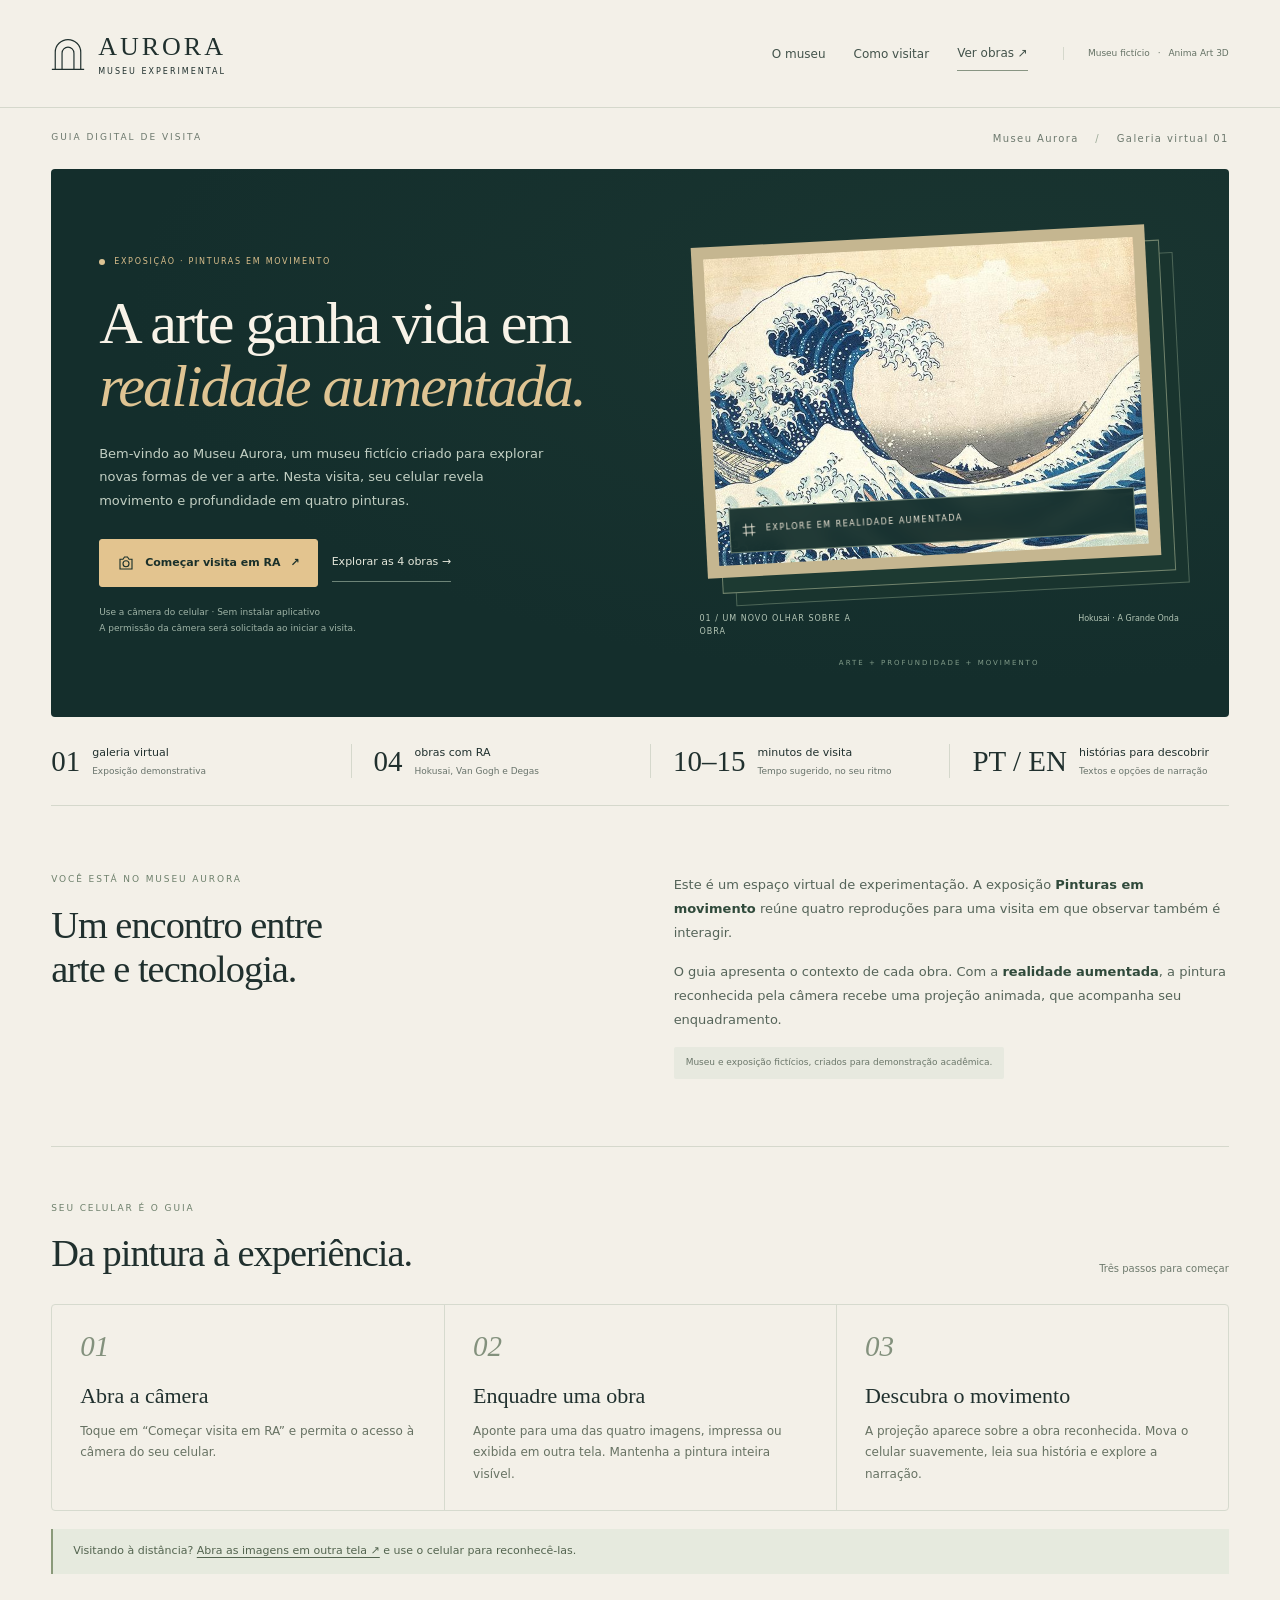
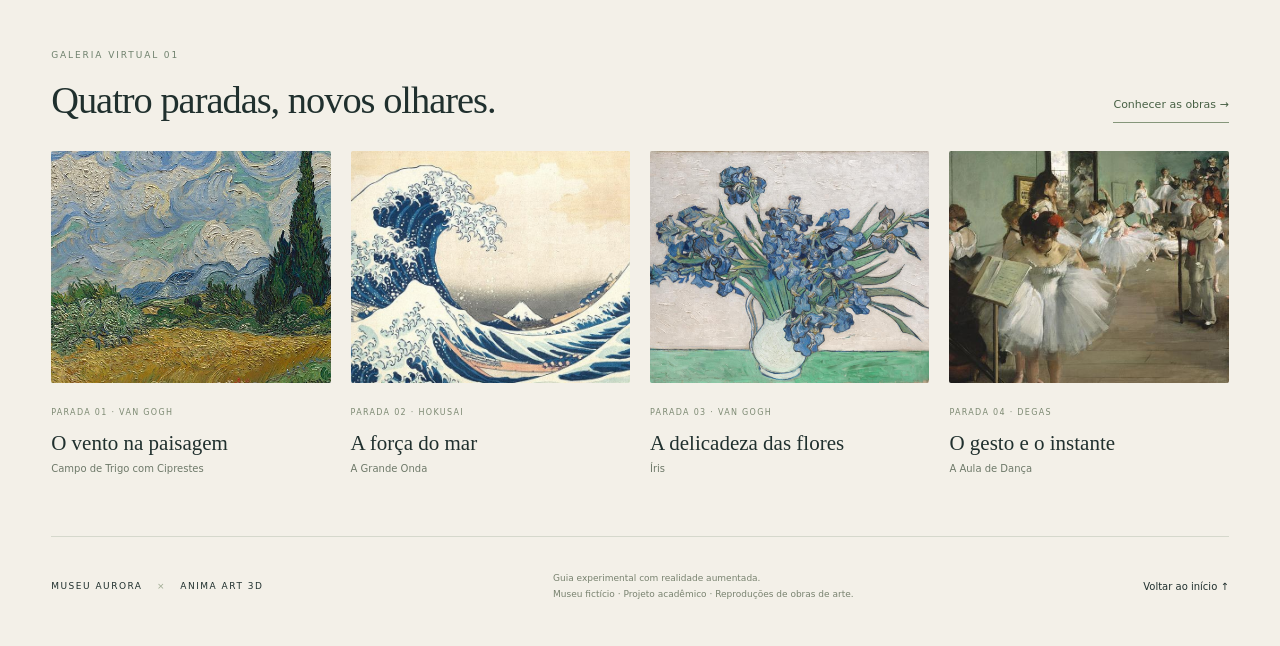
<file: frontend/poc-mindar/index.html>
<!doctype html>
<html lang="pt-BR">
<head>
  <meta charset="utf-8">
  <meta name="viewport" content="width=device-width,initial-scale=1">
  <meta http-equiv="refresh" content="0; url=./galeria.html">
  <meta name="theme-color" content="#101a27">
  <title>Anima Art 3D — Abrindo demonstração</title>
  <style>
    body{margin:0;min-height:100dvh;background:#101a27;color:#edf1f7;
      font:16px system-ui,-apple-system,Segoe UI,sans-serif;display:grid;place-items:center}
    main{max-width:500px;margin:20px;padding:25px;border:1px solid #9b8061;
      border-radius:18px;background:#182639;text-align:center}
    h1{margin:0 0 12px;font-size:26px}p{color:#bdccda;line-height:1.6}
    a{display:inline-block;margin:9px;padding:12px 16px;border-radius:9px;
      background:#e3c18e;color:#182233;text-decoration:none;font-weight:700}
    a.alt{background:#273c53;color:#e9f1fc;border:1px solid #64839d}
  </style>
  <script>
    // O endereço raiz abre a galeria; a POC técnica continua isolada.
    window.location.replace("./galeria.html");
  </script>
</head>
<body>
  <main>
    <h1>Anima Art 3D</h1>
    <p>Redirecionando para a Galeria Virtual de Realidade Aumentada, com cinco obras, áudio PT-BR/EN e reconhecimento MindAR.</p>
    <a href="./galeria.html">Entrar na galeria virtual</a>
    <a class="alt" href="./animada.html?mode=art">Abrir demonstração 3D individual</a>
    <a class="alt" href="./index-tecnico.html">Abrir a POC técnica original</a>
  </main>
</body>
</html>
</file>
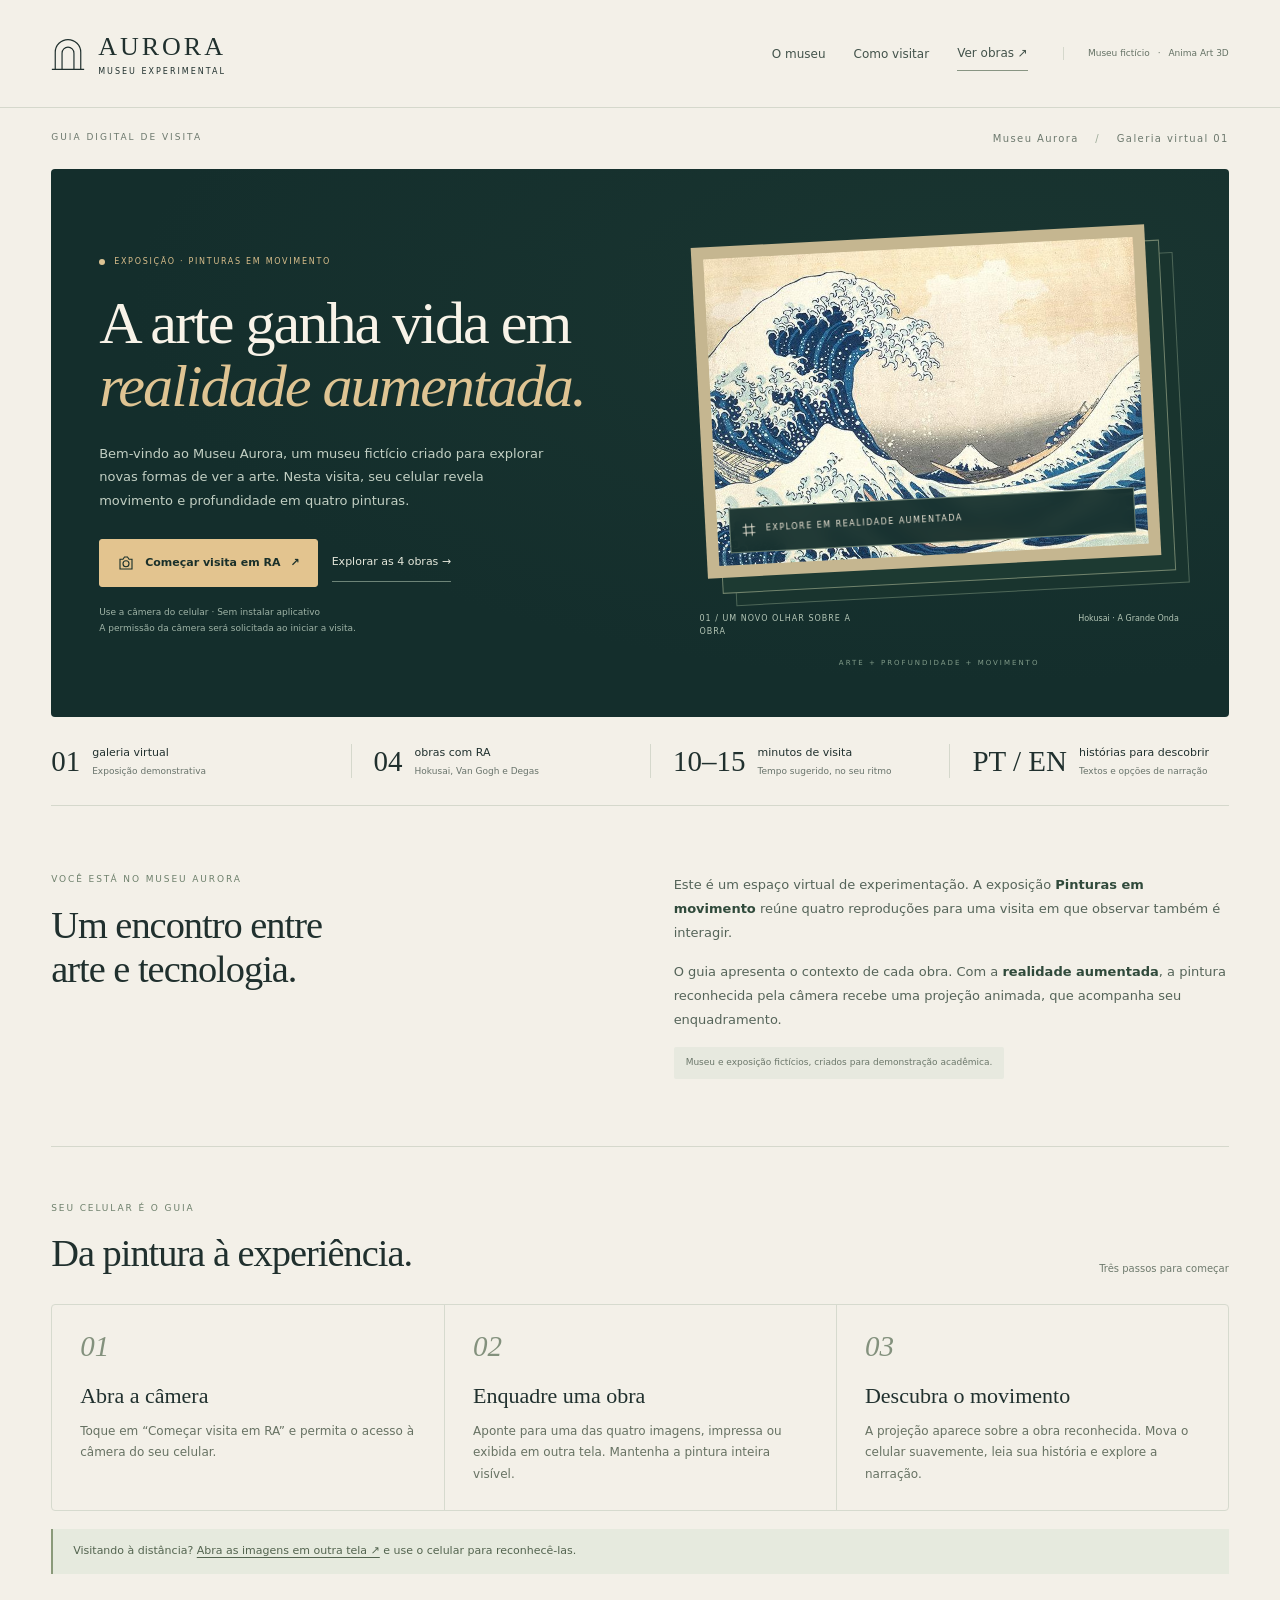
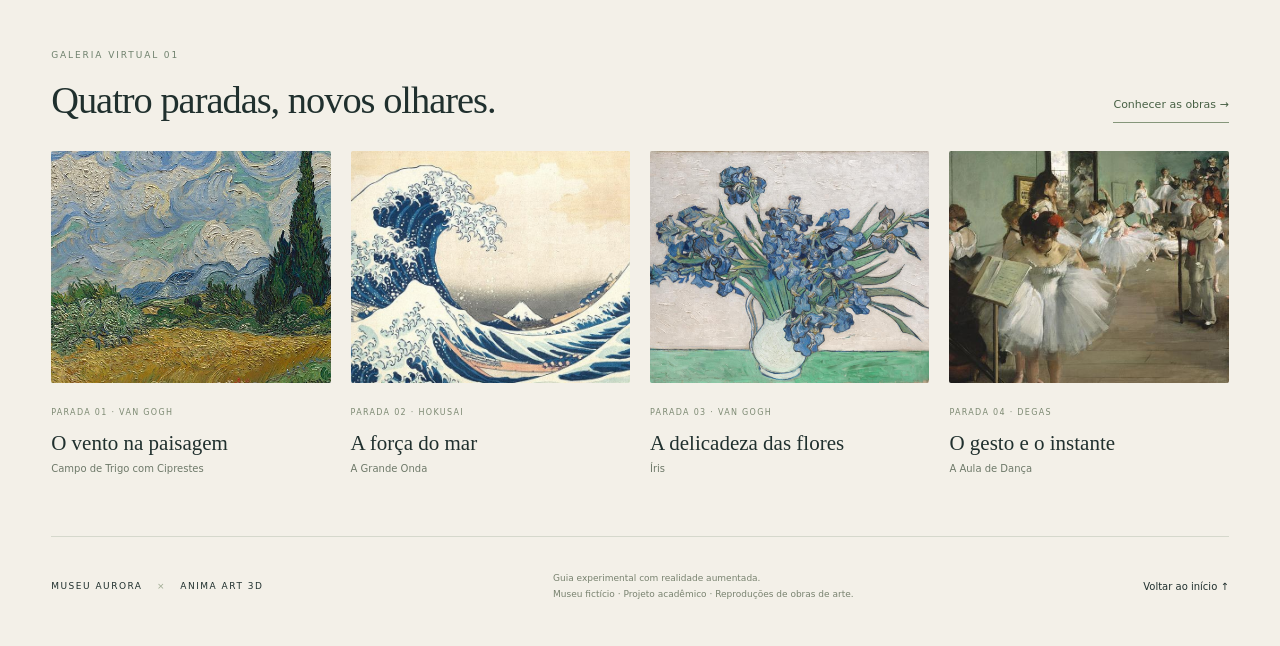
<file: frontend/poc-mindar/galeria.html>
<!doctype html>
<html lang="pt-BR">
<head>
<meta charset="utf-8">
<meta name="viewport" content="width=device-width,initial-scale=1,viewport-fit=cover">
<meta name="theme-color" content="#0c111b">
<title>Museu Aurora — guia de visita em realidade aumentada</title>
<meta name="description" content="Conheça o Museu Aurora, um museu fictício com quatro obras para explorar em realidade aumentada. Descubra a exposição e comece sua visita pelo celular.">
<script type="importmap">{"imports":{"three":"https://unpkg.com/three@0.160.0/build/three.module.js","three/addons/":"https://unpkg.com/three@0.160.0/examples/jsm/","mindar-image-three":"https://cdn.jsdelivr.net/npm/mind-ar@1.2.5/dist/mindar-image-three.prod.js"}}</script>
<style>
:root{color-scheme:dark;--bg:#0b101a;--ink:#f7f1e9;--mute:#adb3c2;--gold:#d7b78b;--panel:#101c2aea}
*{box-sizing:border-box}html{scroll-behavior:smooth}body{margin:0;background:var(--bg);color:var(--ink);font:15px/1.5 system-ui,-apple-system,Segoe UI,sans-serif}button,select{font:inherit}button{cursor:pointer}button:focus-visible,a:focus-visible,select:focus-visible{outline:2px solid #f6dbac;outline-offset:3px}a{color:inherit}.hide{display:none!important}#camera{position:fixed;inset:0;z-index:0}
#app{position:relative;min-height:100dvh;background:radial-gradient(ellipse 70% 35% at 80% 9%,#46332545,transparent),radial-gradient(ellipse 55% 50% at 10% 75%,#233c4140,transparent),var(--bg)}
#landing{min-height:100dvh;display:grid;place-items:center;position:relative;overflow:hidden;padding:88px 24px 70px}
#landing:after{content:"";position:absolute;inset:0;background-image:linear-gradient(90deg,transparent 98%,#e6d2ac08 99%),linear-gradient(transparent 98%,#e6d2ac08 99%);background-size:80px 80px;pointer-events:none;mask-image:linear-gradient(#0008,transparent)}
.brand{position:absolute;z-index:2;top:28px;left:max(24px,calc((100vw - 1170px)/2));display:flex;align-items:center;gap:10px;letter-spacing:.23em;font-size:11px;font-weight:800;color:#edd8b4}
.brand-symbol{width:29px;height:29px;border:1px solid var(--gold);border-radius:50%;display:grid;place-items:center;font-size:18px}
.eyebrow{font-size:11px;letter-spacing:.29em;text-transform:uppercase;color:var(--gold);font-weight:800}
.hero{position:relative;z-index:2;text-align:center;max-width:840px}
.hero h1{font:normal clamp(48px,9vw,108px)/.99 Georgia,"Times New Roman",serif;letter-spacing:-.045em;margin:19px auto 24px;text-wrap:balance}
.hero h1 em{color:#e6bf8e;font-style:italic}.hero p{font-size:clamp(14px,2vw,18px);color:#bfc1c9;max-width:540px;margin:0 auto 29px;line-height:1.7}
.primary{border:1px solid #dfbd90;background:linear-gradient(135deg,#edcea3,#c99b67);color:#14141a;font-weight:800;border-radius:999px;padding:14px 26px;box-shadow:0 9px 37px #d3a5692c}
.primary:hover{filter:brightness(1.08)}.ghost{border:1px solid #8290a258;color:#e8e6e5;background:#1d2936bd;border-radius:999px;padding:12px 18px}
.hero-note{display:block;font-size:11px;letter-spacing:.07em;color:#b4b7c0;margin-top:17px}
.hero-art{position:absolute;filter:brightness(.55) saturate(.8);opacity:.46;width:clamp(115px,20vw,245px);height:clamp(175px,33vw,345px);object-fit:cover;box-shadow:0 25px 80px #0009;border:7px solid #7d5b372f}
.hero-art.left{left:-4%;top:28%;transform:rotate(-14deg)}.hero-art.right{right:-4%;top:18%;transform:rotate(13deg)}
#gallery{min-height:100dvh;padding:96px max(18px,calc((100vw - 1180px)/2)) 90px;animation:fadeIn .7s both}
.gallery-top{display:flex;justify-content:space-between;gap:20px;align-items:end;margin-bottom:34px}
.gallery-top h1{font:normal clamp(37px,6vw,72px)/1.04 Georgia,serif;letter-spacing:-.03em;margin:10px 0 8px}
.gallery-top p{color:var(--mute);max-width:490px;margin:0}
.gallery-actions{display:flex;gap:10px;flex-wrap:wrap}
.cards{display:grid;grid-template-columns:repeat(12,minmax(0,1fr));gap:16px}
.art-card{grid-column:span 3;min-width:0;border:1px solid #c9b79428;background:#172130;overflow:hidden;border-radius:16px;position:relative;transform:translateY(26px);opacity:0;animation:rise .7s cubic-bezier(.19,1,.22,1) both}
.art-card.featured{grid-column:span 6;grid-row:span 2}
.art-card:nth-child(1){animation-delay:.08s}.art-card:nth-child(2){animation-delay:.20s}.art-card:nth-child(3){animation-delay:.32s}.art-card:nth-child(4){animation-delay:.44s}.art-card:nth-child(5){animation-delay:.56s}
.art-image{height:240px;position:relative;background:#1b2832;overflow:hidden}.featured .art-image{height:530px}
.art-image img{display:block;width:100%;height:100%;object-fit:cover;transition:transform .75s ease}
.art-card:hover img{transform:scale(1.06)}
.art-image:after{content:"";position:absolute;inset:45% 0 0;background:linear-gradient(transparent,#111923a6)}
.art-chip{position:absolute;top:13px;left:13px;z-index:1;padding:5px 9px;border:1px solid #f2ddbf7a;background:#101926b3;border-radius:99px;font-size:10px;letter-spacing:.12em}
.art-content{padding:17px 18px 18px}.art-content small{display:block;color:#c9ae86;font-size:10px;letter-spacing:.12em;text-transform:uppercase}
.art-content h2{font:normal 24px/1.1 Georgia,serif;margin:7px 0 5px}
.art-content p{color:#b9c3ce;font-size:12px;margin:0 0 12px}
.art-content button{background:transparent;border:0;padding:0;color:#e4c596;text-decoration:underline;text-underline-offset:4px;font-size:12px}
.gallery-hint{color:#9eafc0;font-size:12px;margin-top:20px}
#ar{position:fixed;inset:0;z-index:7;pointer-events:none}
#ar button,#ar select,#ar a{pointer-events:auto}
.ar-gradient{position:absolute;inset:0;background:linear-gradient(#08101c98,transparent 18%,transparent 65%,#07101dc9);pointer-events:none}
.scan-header{position:absolute;top:calc(14px + env(safe-area-inset-top,0px));left:14px;right:14px;display:flex;justify-content:space-between;gap:12px;align-items:center}
.scan-header strong{font-size:12px;letter-spacing:.09em}.scan-header span{display:block;color:#e3c390;font-size:10px}
.exit{color:#f4e9db;border:1px solid #f4e8d266;background:#0b1927d9;border-radius:10px;padding:10px 13px}
.scanner{position:absolute;left:50%;top:40%;transform:translate(-50%,-50%);text-align:center;width:min(320px,80vw)}
.scanner .corners{height:190px;border:1px solid #d9c39d57;border-radius:18px;box-shadow:0 0 0 6px #09131b1c inset;position:relative}
.scanner .corners:after{content:"";position:absolute;left:12%;right:12%;height:2px;top:18%;background:linear-gradient(90deg,transparent,#dfc193,transparent);box-shadow:0 0 15px #ffcf90;animation:scan 2.8s ease-in-out infinite alternate}
.scanner p{font-size:13px;color:#e5e5e7;text-shadow:0 2px 8px #000;margin:15px 0 0}
#ar-panel{position:absolute;bottom:calc(32px + env(safe-area-inset-bottom,0px));left:12px;right:12px;max-width:390px;max-height:min(65dvh,500px);overflow-y:auto;background:#0b192bec;backdrop-filter:blur(16px);-webkit-backdrop-filter:blur(16px);border:1px solid #d7b78baa;border-radius:17px;padding:13px 15px;box-shadow:0 14px 40px #000a}
#ar-panel.compact #panel-extended,#ar-panel.compact #panel-actions{display:none!important}
#ar-panel.compact{max-height:none;padding:10px 13px}
.panel-title{display:flex;align-items:center;gap:9px}
.panel-title-content{flex:1;min-width:0}.panel-title-content small{color:#d9bf94;letter-spacing:.13em;font-size:10px}
.panel-title h2{font:normal 21px/1.15 Georgia,serif;margin:4px 0;white-space:nowrap;overflow:hidden;text-overflow:ellipsis}
.panel-title p{font-size:11px;color:#becad6;margin:0}
.panel-btn{border:1px solid #64829a;background:#203449;color:#f1e6d7;padding:8px 10px;border-radius:8px;font-size:12px}
#panel-actions{display:flex;gap:8px;margin-top:13px}
#panel-actions button{flex:1;min-width:0}
#panel-extended{margin-top:13px;padding-top:13px;border-top:1px solid #ffffff26}
#panel-extended p{font-size:12px;line-height:1.6;color:#dee3e9}
#panel-extended a{font-size:11px;color:#e2c597}
#ar-note{font-size:11px;color:#ebcea6;line-height:1.5}
#ar-audio-help{margin-top:8px}
.lang{background:#203449;color:white;border:1px solid #69859f;border-radius:8px;padding:7px 4px;font-weight:700;font-size:12px}
#ar-mini{position:absolute;right:12px;bottom:calc(32px + env(safe-area-inset-bottom,0px));background:#142435e9;color:#f1d2a2;border:1px solid #d7b78baa;border-radius:99px;padding:10px 15px}
#camera-status{position:absolute;bottom:calc(8px + env(safe-area-inset-bottom,0px));left:12px;color:#d9dfe5;font-size:11px}
#message-overlay{position:fixed;inset:0;background:#07111ad9;z-index:11;display:grid;place-items:center;padding:20px;pointer-events:auto}
.message-card{max-width:520px;background:#192534;border:1px solid #aa936d;border-radius:17px;padding:25px}
.message-card h2{font:normal 27px Georgia,serif}.message-card p{color:#ccd2de}
.message-card button,.message-card a{display:inline-block;margin:5px 8px 0 0;border:1px solid #c4ad85;background:#273a4c;color:#ffebd0;padding:10px 14px;border-radius:9px;text-decoration:none}
@keyframes rise{from{opacity:0;transform:translateY(26px)}to{opacity:1;transform:translateY(0)}}
@keyframes fadeIn{from{opacity:0}to{opacity:1}}@keyframes scan{from{top:15%}to{top:84%}}
@media(max-width:950px){.cards{grid-template-columns:repeat(6,minmax(0,1fr))}.art-card{grid-column:span 3}.art-card.featured{grid-column:span 6;grid-row:span 1}.featured .art-image{height:380px}.gallery-top{align-items:start;flex-direction:column}}
@media(max-width:560px){#gallery{padding:80px 14px 65px}.cards{grid-template-columns:repeat(2,minmax(0,1fr));gap:10px}.art-card{grid-column:span 1}.art-card.featured{grid-column:span 2}.art-image{height:172px}.featured .art-image{height:300px}.art-content{padding:12px}.art-content h2{font-size:17px}.art-content p{font-size:11px}.hero-art{opacity:.19}.hero h1{font-size:clamp(44px,12vw,68px)}.gallery-actions{width:100%}.gallery-actions button{flex:1}.panel-title h2{font-size:18px}}
@media(prefers-reduced-motion:reduce){*,*:before,*:after{animation-duration:.01ms!important;transition-duration:.01ms!important}}

.target-file-button{display:inline-flex;align-items:center;justify-content:center;cursor:pointer;font-size:13px}
.target-file-button:hover{border-color:#d9bb8e}
.target-file-input{position:absolute;width:1px;height:1px;opacity:0;overflow:hidden;pointer-events:none}
#tracking-choice{background:#192b39;border:1px solid #8799a86b;border-radius:999px;color:#e7e3da;padding:10px 12px;max-width:260px;font-size:12px}
#tracking-choice option{background:#142537}
.target-file-button:has(+ .target-file-input:focus-visible){outline:2px solid #f6dbac;outline-offset:3px}
</style>
<link rel="stylesheet" href="museu.css">
</head>
<body>
<div id="camera"></div>
<div id="app">
  <header class="museum-header">
    <button id="museum-home" class="museum-brand" aria-label="Museu Aurora — início"><svg viewBox="0 0 40 44" aria-hidden="true"><path d="M5 40V20a15 15 0 0 1 30 0v20M13 40V21a7 7 0 0 1 14 0v19M1 40h38"/></svg><span>AURORA<small>MUSEU EXPERIMENTAL</small></span></button>
    <nav aria-label="Guia do museu"><a id="museum-about" href="#sobre">O museu</a><a id="museum-how" href="#como-visitar">Como visitar</a><button id="museum-collection">Ver obras <span aria-hidden="true">↗</span></button></nav>
    <span class="museum-demo">Museu fictício <span>·</span> Anima Art 3D</span>
  </header>
  <section id="landing">
    <div class="museum-location"><span>GUIA DIGITAL DE VISITA</span><span>Museu Aurora <b>/</b> Galeria virtual 01</span></div>
    <div class="museum-hero">
      <div class="museum-hero-copy">
        <p class="museum-kicker"><span></span> EXPOSIÇÃO · PINTURAS EM MOVIMENTO</p>
        <h1>A arte ganha vida em <em>realidade aumentada.</em></h1>
        <p class="museum-lead">Bem-vindo ao Museu Aurora, um museu fictício criado para explorar novas formas de ver a arte. Nesta visita, seu celular revela movimento e profundidade em quatro pinturas.</p>
        <div class="museum-cta"><button id="visit-ar" class="primary" type="button"><svg viewBox="0 0 24 24" aria-hidden="true"><path d="M4 7h4l2-3h4l2 3h4v13H4z"/><circle cx="12" cy="13" r="4"/></svg>Começar visita em RA <span aria-hidden="true">↗</span></button><button id="enter" class="museum-secondary" type="button">Explorar as 4 obras <span aria-hidden="true">→</span></button></div>
        <p class="museum-camera-note">Use a câmera do celular · Sem instalar aplicativo<br>A permissão da câmera será solicitada ao iniciar a visita.</p>
      </div>
      <figure class="museum-hero-art">
        <div class="museum-art-frame"><img src="./estudos/assets/onda.jpg" alt="A Grande Onda, de Hokusai: ondas azuis em torno de pequenas embarcações, com o monte Fuji ao fundo."><span class="museum-ar-badge"><span aria-hidden="true">⌗</span> EXPLORE EM REALIDADE AUMENTADA</span></div>
        <figcaption><span>01 / UM NOVO OLHAR SOBRE A OBRA</span><span>Hokusai · A Grande Onda</span></figcaption>
        <div class="museum-layer-note" aria-hidden="true">ARTE + PROFUNDIDADE + MOVIMENTO</div>
      </figure>
    </div>
    <div class="museum-facts" aria-label="Informações da visita"><div><b>01</b><span>galeria virtual<small>Exposição demonstrativa</small></span></div><div><b>04</b><span>obras com RA<small>Hokusai, Van Gogh e Degas</small></span></div><div><b>10–15</b><span>minutos de visita<small>Tempo sugerido, no seu ritmo</small></span></div><div><b>PT / EN</b><span>histórias para descobrir<small>Textos e opções de narração</small></span></div></div>
    <section id="sobre" class="museum-about"><div><p class="museum-section-label">VOCÊ ESTÁ NO MUSEU AURORA</p><h2>Um encontro entre<br>arte e tecnologia.</h2></div><div><p>Este é um espaço virtual de experimentação. A exposição <strong>Pinturas em movimento</strong> reúne quatro reproduções para uma visita em que observar também é interagir.</p><p>O guia apresenta o contexto de cada obra. Com a <strong>realidade aumentada</strong>, a pintura reconhecida pela câmera recebe uma projeção animada, que acompanha seu enquadramento.</p><span class="museum-fiction">Museu e exposição fictícios, criados para demonstração acadêmica.</span></div></section>
    <section id="como-visitar" class="museum-how"><div class="museum-section-heading"><div><p class="museum-section-label">SEU CELULAR É O GUIA</p><h2>Da pintura à experiência.</h2></div><span>Três passos para começar</span></div><ol><li><span class="museum-step">01</span><h3>Abra a câmera</h3><p>Toque em “Começar visita em RA” e permita o acesso à câmera do seu celular.</p></li><li><span class="museum-step">02</span><h3>Enquadre uma obra</h3><p>Aponte para uma das quatro imagens, impressa ou exibida em outra tela. Mantenha a pintura inteira visível.</p></li><li><span class="museum-step">03</span><h3>Descubra o movimento</h3><p>A projeção aparece sobre a obra reconhecida. Mova o celular suavemente, leia sua história e explore a narração.</p></li></ol><p class="museum-remote">Visitando à distância? <a href="./estudos/alvos.html" target="_blank" rel="noopener">Abra as imagens em outra tela ↗</a> e use o celular para reconhecê-las.</p></section>
    <section class="museum-route"><div class="museum-section-heading"><div><p class="museum-section-label">GALERIA VIRTUAL 01</p><h2>Quatro paradas, novos olhares.</h2></div><button id="museum-route-open" class="museum-route-link">Conhecer as obras →</button></div><div class="museum-route-grid"><figure><img src="./estudos/assets/campo.jpg" alt="Campo de Trigo com Ciprestes" loading="lazy"><figcaption><small>PARADA 01 · VAN GOGH</small><h3>O vento na paisagem</h3><p>Campo de Trigo com Ciprestes</p></figcaption></figure><figure><img src="./estudos/assets/onda.jpg" alt="A Grande Onda" loading="lazy"><figcaption><small>PARADA 02 · HOKUSAI</small><h3>A força do mar</h3><p>A Grande Onda</p></figcaption></figure><figure><img src="./estudos/assets/iris.jpg" alt="Íris" loading="lazy"><figcaption><small>PARADA 03 · VAN GOGH</small><h3>A delicadeza das flores</h3><p>Íris</p></figcaption></figure><figure><img src="./estudos/assets/danca.jpg" alt="A Aula de Dança" loading="lazy"><figcaption><small>PARADA 04 · DEGAS</small><h3>O gesto e o instante</h3><p>A Aula de Dança</p></figcaption></figure></div></section>
    <footer class="museum-footer"><span>MUSEU AURORA <b>×</b> ANIMA ART 3D</span><p>Guia experimental com realidade aumentada.<br>Museu fictício · Projeto acadêmico · Reproduções de obras de arte.</p><a href="#landing">Voltar ao início ↑</a></footer>
  </section>
  <section id="gallery" class="hide" aria-label="Obras da galeria">
    <div class="gallery-top">
      <div><div class="eyebrow">Museu Aurora / Galeria virtual 01</div><h1>Pinturas em movimento</h1>
        <p>Seu percurso pela exposição. Conheça a história de cada obra ou abra a câmera para explorá-la em realidade aumentada.</p>
      </div>
      <div class="gallery-actions">
        <button id="back-home" class="ghost" type="button">← Guia do museu</button>
        <button id="scan-collection" class="primary" type="button">◉ Explorar em realidade aumentada</button>
        <details class="museum-technical"><summary>Opções de demonstração</summary><div>
        <select id="tracking-choice" aria-label="Quais obras reconhecer" title="Escolha quais obras detectar">
          <option value="animadas" selected>Câmera: quatro obras animadas</option>
          <option value="novas">Teste anterior: três obras</option>
          <option value="vangogh">Teste anterior: Van Gogh GLB</option>
        </select>
        <label class="ghost target-file-button" for="target-upload">Usar arquivo .mind</label>
        <input id="target-upload" type="file" accept=".mind,application/octet-stream" class="target-file-input">
        <a href="https://hiukim.github.io/mind-ar-js-doc/tools/compile/" target="_blank" rel="noopener noreferrer">Compilador de imagens ↗</a>
        </div></details>
      </div>
    </div>
    <div id="cards" class="cards"></div>
    <p class="gallery-hint">Para uma visita à distância, <a href="./estudos/alvos.html" target="_blank" rel="noopener">abra as imagens em outra tela ↗</a> e aponte a câmera do celular. Use a reprodução completa para reconhecer a obra.</p>
  </section>
</div>
<div id="ar" class="hide">
  <div class="ar-gradient"></div>
  <div class="scan-header"><div><span>MUSEU AURORA / ANIMA ART 3D</span><strong>Visita em realidade aumentada</strong></div><button class="exit" id="exit-ar">Encerrar ×</button></div>
  <div class="scanner" id="scanner"><div class="corners"></div><p id="scanner-label">Aponte a câmera para uma das quatro obras</p></div>
  <div id="ar-panel" class="hide" aria-label="Informações da obra reconhecida">
    <div class="panel-title">
      <div class="panel-title-content"><small id="panel-status">● OBRA RECONHECIDA</small><h2 id="panel-name"></h2><p id="panel-meta"></p></div>
      <select id="panel-language" class="lang" aria-label="Idioma da narração"><option value="pt-BR">PT</option><option value="en-US">EN</option></select>
      <button id="panel-collapse" class="panel-btn" aria-label="Recolher painel">⌄</button>
    </div>
    <div id="panel-actions"><button id="panel-info" class="panel-btn">ⓘ História</button><button id="panel-play" class="panel-btn">♫ Ouvir</button><button id="panel-motion" class="panel-btn hide" aria-pressed="false">Ⅱ Pausar</button><button id="panel-hide" class="panel-btn">Ocultar</button></div>
    <div id="panel-extended" class="hide">
      <p id="panel-description"></p>
      <p id="ar-note"></p>
      <a id="panel-source" href="#" target="_blank" rel="noopener noreferrer">Fonte: The Met ↗</a>
      <div id="ar-audio-help"><button id="panel-device-voice" class="panel-btn">Usar voz do aparelho (alternativa)</button></div>
    </div>
  </div>
  <button id="ar-mini" class="hide" type="button">ⓘ Informações da obra</button>
  <span id="camera-status">Preparando câmera...</span>
</div>
<div id="message-overlay" class="hide">
  <div class="message-card"><h2 id="message-title">Configuração de reconhecimento</h2><p id="message-copy"></p>
    <button id="message-continue" type="button">Continuar</button>
    <button id="message-cancel" type="button">Voltar à galeria</button>
  </div>
</div>
<script>
let THREE=null,MindARThree=null,GLTFLoader=null,ar=null,started=false,starting=false,frameHandle=null;
let currentIndex=null,compactTimeout=null,currentAudio=null,oldSpeech=null,scanningMode="multi";
let uploadedTargetsURL=null;
let uploadedTargetKind=null;
let projectionSession=null,projectionGeneration=0;
let motionPaused=window.matchMedia('(prefers-reduced-motion: reduce)').matches;
const $=id=>document.getElementById(id);
const ARTWORKS=[
 {id:"vangogh",slug:"van-gogh",artist:"Vincent van Gogh",year:"1889",aspect:73.2/93.4,
 image:"https://images.metmuseum.org/CRDImages/ep/web-large/DP-42549-001.jpg",source:"https://www.metmuseum.org/art/collection/search/436535",
 titles:{"pt-BR":"Campo de Trigo com Ciprestes","en-US":"Wheat Field with Cypresses"},
 descriptions:{"pt-BR":"Em 1889, durante sua estadia em Saint-Rémy, Van Gogh pintou a paisagem provençal como se a natureza estivesse em movimento. O trigo dourado, os ciprestes escuros e as nuvens sinuosas revelam suas pinceladas cheias de energia.","en-US":"Painted in Saint-Rémy in 1889, this landscape reveals Van Gogh's energetic vision of nature. Golden wheat, dark cypress trees and swirling clouds seem to move through the Provençal countryside."},
 narration:{"pt-BR":"./audio/van-gogh-pt-BR.mp3","en-US":"./audio/van-gogh-en-US.mp3"},accent:0xdfbb82,kind:"Relevo 3D"},
 {id:"onda",slug:"great-wave",artist:"Katsushika Hokusai",year:"c. 1830–32",aspect:25.4/38.1,
 image:"https://images.metmuseum.org/CRDImages/as/web-large/DP141042.jpg",source:"https://www.metmuseum.org/art/collection/search/39799",
 titles:{"pt-BR":"A Grande Onda de Kanagawa","en-US":"The Great Wave off Kanagawa"},
 descriptions:{"pt-BR":"Nesta xilogravura japonesa, uma onda monumental ameaça pequenas embarcações enquanto o monte Fuji surge ao longe. Hokusai constrói uma composição dramática com linhas curvas e tons de azul, transformando o mar em protagonista.","en-US":"A towering wave looms above boats while Mount Fuji appears in the distance. Hokusai uses dramatic curves and shades of blue to turn the sea into the central force of this celebrated Japanese woodblock print."},
 narration:{"pt-BR":"./audio/great-wave-pt-BR.mp3","en-US":"./audio/great-wave-en-US.mp3"},accent:0x8fcde6,kind:"Efeito AR"},
 {id:"iris",slug:"irises",artist:"Vincent van Gogh",year:"1890",aspect:73.7/92.1,
 image:"https://images.metmuseum.org/CRDImages/ep/web-large/DP346474.jpg",source:"https://www.metmuseum.org/art/collection/search/436528",
 titles:{"pt-BR":"Íris","en-US":"Irises"},
 descriptions:{"pt-BR":"Van Gogh pintou este buquê de íris em maio de 1890, pouco antes de deixar Saint-Rémy. As flores violetas contrastam com o fundo rosado, cujas cores originais sofreram alterações ao longo do tempo.","en-US":"Van Gogh painted these irises in May 1890, shortly before leaving Saint-Rémy. Purple blossoms stand against a soft pink background; some of the original colors have faded over time."},
 narration:{"pt-BR":"./audio/irises-pt-BR.mp3","en-US":"./audio/irises-en-US.mp3"},accent:0xb7a3eb,kind:"Efeito AR"},
 {id:"degas",slug:"dance-class",artist:"Edgar Degas",year:"1874",aspect:83.5/77.2,
 image:"https://images.metmuseum.org/CRDImages/ep/web-large/DP-20101-001.jpg",source:"https://www.metmuseum.org/art/collection/search/438817",
 titles:{"pt-BR":"A Aula de Dança","en-US":"The Dance Class"},
 descriptions:{"pt-BR":"Degas retrata bailarinas e suas mães esperando uma avaliação no antigo espaço de ensaios da Ópera de Paris. O mestre Jules Perrot observa a aluna ao centro enquanto os outros personagens revelam a vida cotidiana do balé.","en-US":"Degas portrays dancers and their mothers awaiting an examination in a rehearsal room of the Paris Opéra. Ballet master Jules Perrot watches a student, while the surrounding figures reveal the everyday world of dance."},
 narration:{"pt-BR":"./audio/dance-class-pt-BR.mp3","en-US":"./audio/dance-class-en-US.mp3"},accent:0xe7b2a5,kind:"Efeito AR"}

];
function showView(name){
 $("landing").classList.toggle("hide",name!=="landing");
 $("gallery").classList.toggle("hide",name!=="gallery");
 $("app").classList.toggle("hide",name==="ar");
 $("ar").classList.toggle("hide",name!=="ar");
}
function renderCards(){
 const target=$("cards");target.replaceChildren();
 ARTWORKS.forEach((work,index)=>{
  const card=document.createElement("article");
  card.className="art-card"+(index===0?" featured":"");
  const artImage=document.createElement("div");artImage.className="art-image";
  const image=document.createElement("img");image.src='./estudos/assets/'+['campo.jpg','onda.jpg','iris.jpg','danca.jpg'][index];image.alt=work.titles["pt-BR"];image.loading=index<2?"eager":"lazy";
  const chip=document.createElement("span");chip.className="art-chip";chip.textContent="PARADA "+String(index+1).padStart(2,"0")+" · MUSEU AURORA";
  artImage.append(image,chip);
  const caption=document.createElement("div");caption.className="art-content";
  const tag=document.createElement("small");tag.textContent='Explore em realidade aumentada';
  const h2=document.createElement("h2");h2.textContent=work.titles["pt-BR"];
  const p=document.createElement("p");p.textContent=work.artist+" · "+work.year;
  const button=document.createElement("button");button.type="button";button.textContent="Conhecer a obra ↗";
  button.addEventListener("click",()=>showArtworkDetails(index));
  caption.append(tag,h2,p,button);
  card.append(artImage,caption);target.append(card);
 });
}
function showArtworkDetails(index){
 const work=ARTWORKS[index];
 $("message-title").textContent=work.titles["pt-BR"];
 $("message-copy").textContent=work.descriptions["pt-BR"]+" \n\nVeja esta pintura ganhar movimento e profundidade. Abra a câmera e enquadre a imagem completa, impressa ou exibida em outra tela, para explorar a obra em realidade aumentada.";
 $("message-continue").textContent="Abrir câmera AR";
 $("message-continue").onclick=()=>{$("message-overlay").classList.add("hide");void beginAR();};
 $("message-overlay").classList.remove("hide");
}
function showNotice(title,description,continueAction){
 $("message-title").textContent=title;$("message-copy").textContent=description;
 $("message-continue").textContent="Continuar";
 $("message-continue").onclick=()=>{$("message-overlay").classList.add("hide");continueAction?.();};
 $("message-overlay").classList.remove("hide");
}
$("message-cancel").addEventListener("click",()=>{$("message-overlay").classList.add("hide");});
$("enter").addEventListener("click",openMuseumCollection);
function openMuseumCollection(){renderCards();showView('gallery');window.scrollTo(0,0);}
function openMuseumHome(){showView('landing');window.scrollTo(0,0);}
$("museum-collection").addEventListener('click',openMuseumCollection);
$("museum-route-open").addEventListener('click',openMuseumCollection);
$("museum-home").addEventListener('click',openMuseumHome);
$("museum-about").addEventListener('click',()=>showView('landing'));
$("museum-how").addEventListener('click',()=>showView('landing'));
$("visit-ar").addEventListener('click',()=>{renderCards();void beginAR();});
$("back-home").addEventListener("click",openMuseumHome);
$("scan-collection").addEventListener("click",()=>void beginAR());
async function detectMindTargets(file){
 // No MindAR v2 o campo msgpack "dataList" contém um array fix-size.
 // Lemos só o cabeçalho, sem carregar o arquivo inteiro em memória.
 const bytes=new Uint8Array(await file.slice(0,96).arrayBuffer());
 const key=[100,97,116,97,76,105,115,116]; // "dataList"
 for(let i=0;i<bytes.length-key.length-1;i++){
  if(!key.every((v,j)=>bytes[i+j]===v))continue;
  const first=bytes[i+key.length];
  if(first>=0x90&&first<=0x9f)return first-0x90;
  if(first===0xdc&&i+key.length+2<bytes.length)return(bytes[i+key.length+1]<<8)|bytes[i+key.length+2];
 }
 return null;
}
$("target-upload").addEventListener("change",async()=>{
 if(uploadedTargetsURL){URL.revokeObjectURL(uploadedTargetsURL);uploadedTargetsURL=null;}
 const file=$("target-upload").files[0];
 if(!file)return;
 if(!file.name.toLowerCase().endsWith(".mind")){
  showNotice("Arquivo inválido","Selecione um arquivo .mind exportado pelo compilador MindAR.",null);
  return;
 }
 let n=null;
 try{n=await detectMindTargets(file)}catch(error){console.warn(error)}
 if(![1,3,4].includes(n)){
  uploadedTargetKind=null;
  showNotice("Arquivo incompatível","O arquivo não contém 1, 3 ou 4 alvos em formato MindAR v2. Reveja a compilação.",null);
  return;
 }
 uploadedTargetKind=n===4?($("tracking-choice").value==="animadas"?"animadas":"completa"):n===3?"novas":"vangogh";
 uploadedTargetsURL=URL.createObjectURL(file);
 $("scan-collection").textContent="◉ Abrir câmera AR";
 const labels={animadas:"Grande Onda → Aula de Dança → Íris → Campo de Trigo",novas:"Grande Onda → Aula de Dança → Íris",vangogh:"Van Gogh",completa:"Van Gogh → Grande Onda → Íris → Aula de Dança"};
 showNotice("Arquivo de rastreamento selecionado",
  "Detectamos "+n+" alvo(s). Ordem esperada: "+labels[uploadedTargetKind]+". "+
  "Se o arquivo foi compilado em ordem diferente, a HUD precisará ser ajustada.",null);
});
function currentWork(){return currentIndex===null?null:ARTWORKS[currentIndex]}
$("tracking-choice").addEventListener("change",()=>{
 if(uploadedTargetsURL)URL.revokeObjectURL(uploadedTargetsURL);
 uploadedTargetsURL=null;uploadedTargetKind=null;$("target-upload").value="";
});
function syncMotionButton(){
 const pt=currentLanguage()==="pt-BR";
 $("panel-motion").classList.toggle("hide",!projectionSession);
 $("panel-motion").textContent=motionPaused?(pt?"▶ Retomar":"▶ Resume"):(pt?"Ⅱ Pausar":"Ⅱ Pause");
 $("panel-motion").setAttribute("aria-pressed",String(motionPaused));
}
$("panel-motion").addEventListener("click",()=>{motionPaused=!motionPaused;syncMotionButton();});
function currentLanguage(){return $("panel-language").value;}
function stopNarration(){
 if(currentAudio){currentAudio.pause();currentAudio.src="";currentAudio=null;}
 if(window.speechSynthesis)window.speechSynthesis.cancel();
 oldSpeech=null;
 $("panel-play").textContent=currentLanguage()==="pt-BR"?"♫ Ouvir":"♫ Listen";
 $("panel-device-voice").textContent=currentLanguage()==="pt-BR"?"Voz do aparelho (alternativa)":"Device voice (alternative)";
}
function fillPanel(index){
 currentIndex=index;stopNarration();
 const work=ARTWORKS[index];const pt=currentLanguage()==="pt-BR";
 $("panel-name").textContent=work.titles[currentLanguage()];
 $("panel-meta").textContent=work.artist+" · "+work.year;
 $("panel-description").textContent=work.descriptions[currentLanguage()];
 $("panel-info").textContent=pt?"ⓘ História":"ⓘ Story";
 $("panel-hide").textContent=pt?"Ocultar":"Hide";
 $("panel-source").href=work.source;
 $("ar-mini").textContent=pt?"ⓘ Informações":"ⓘ Details";
 syncMotionButton();
 $("ar-note").textContent=projectionSession
  ?(pt?"Relevo 2.5D animado. Mova o celular suavemente para observar a profundidade.":"Animated 2.5D relief. Move your phone gently to see the depth.")
  :index===0
  ?(pt?"Relevo 3D experimental da obra, vinculado ao rastreamento da imagem.":"Experimental 3D relief anchored to the painting.")
  :(pt?"Efeito visual AR experimental; a reconstrução 3D individual desta obra está em desenvolvimento.":"Experimental AR effect; a dedicated 3D model for this artwork is still in development.");
 $("ar-panel").classList.remove("hide","compact");
 $("panel-extended").classList.add("hide");
 $("ar-mini").classList.add("hide");
 clearTimeout(compactTimeout);
 compactTimeout=setTimeout(()=>{
  if(currentIndex===index&&!$("ar-panel").classList.contains("hide")&&$("panel-extended").classList.contains("hide"))
   $("ar-panel").classList.add("compact");
 },3500);
}
$("panel-language").addEventListener("change",()=>{
 if(currentIndex!==null)fillPanel(currentIndex);
});
$("panel-collapse").addEventListener("click",()=>{
 clearTimeout(compactTimeout);
 $("ar-panel").classList.toggle("compact");
});
$("panel-info").addEventListener("click",()=>{
 clearTimeout(compactTimeout);
 $("ar-panel").classList.remove("compact");
 $("panel-extended").classList.toggle("hide");
});
$("panel-hide").addEventListener("click",()=>{
 clearTimeout(compactTimeout);
 $("ar-panel").classList.add("hide");$("ar-mini").classList.remove("hide");
});
$("ar-mini").addEventListener("click",()=>{
 $("ar-mini").classList.add("hide");$("ar-panel").classList.remove("hide","compact");
});
$("panel-play").addEventListener("click",()=>{
 const work=currentWork();if(!work)return;
 if(currentAudio){stopNarration();return;}
 stopNarration();
 const lang=currentLanguage(),path=work.narration[lang];
 const audio=new Audio(path);
 currentAudio=audio;$("panel-play").textContent=lang==="pt-BR"?"■ Parar":"■ Stop";
 audio.onended=()=>{if(currentAudio===audio)stopNarration();};
 audio.onerror=()=>{
  if(currentAudio!==audio)return;
  stopNarration();
  $("ar-panel").classList.remove("compact","hide");
  $("panel-extended").classList.remove("hide");
  $("ar-note").textContent=lang==="pt-BR"
   ?"A narração MP3 ainda não está disponível. Gere os áudios ou use a voz do aparelho como alternativa."
   :"The recorded audio is not ready yet. Generate the MP3 files or use the device voice as an alternative.";
 };
 const p=audio.play();
 if(p&&p.catch)p.catch(()=>{if(currentAudio===audio){stopNarration();$("ar-panel").classList.remove("compact","hide");$("panel-extended").classList.remove("hide");}});
});
$("panel-device-voice").addEventListener("click",()=>{
 if(oldSpeech){stopNarration();return;}
 const work=currentWork();if(!work||!window.speechSynthesis)return;
 stopNarration();
 const utterance=new SpeechSynthesisUtterance(work.descriptions[currentLanguage()]);
 utterance.lang=currentLanguage();utterance.rate=.96;
 oldSpeech=utterance;
 $("panel-device-voice").textContent=currentLanguage()==="pt-BR"?"■ Parar voz":"■ Stop voice";
 utterance.onend=utterance.onerror=()=>{if(oldSpeech===utterance)stopNarration();};
 window.speechSynthesis.speak(utterance);
});
function hideArtwork(index){
 if(currentIndex!==index)return;
 currentIndex=null;stopNarration();clearTimeout(compactTimeout);
 $("ar-panel").classList.add("hide");$("ar-mini").classList.add("hide");
 $("scanner").classList.remove("hide");
 $("camera-status").textContent="Procurando obra na galeria...";
}
function addAugmentedArtwork(group,work){
 const height=work.aspect;
 const points=[new THREE.Vector3(-.5,-height/2,.012),new THREE.Vector3(.5,-height/2,.012),new THREE.Vector3(.5,height/2,.012),new THREE.Vector3(-.5,height/2,.012)];
 const line=new THREE.LineLoop(new THREE.BufferGeometry().setFromPoints(points),
  new THREE.LineBasicMaterial({color:work.accent,transparent:true,opacity:.8}));
 group.add(line);
 const count=20;const particles=new THREE.Group();
 const mat=new THREE.MeshBasicMaterial({color:work.accent,transparent:true,opacity:.5,depthWrite:false});
 for(let i=0;i<count;i++){
  const orb=new THREE.Mesh(new THREE.OctahedronGeometry(.004+(i%3)*.002,0),mat);
  orb.position.set(((i*97)%100)/100-.5,((i*43)%100)/100*height-height/2,.025+(i%4)*.01);
  orb.userData={baseY:orb.position.y,phase:i*1.6};
  particles.add(orb);
 }
 group.add(particles);
 return t=>{
  particles.children.forEach(o=>{
   o.position.y=o.userData.baseY+Math.sin(t*.9+o.userData.phase)*.015;
   o.rotation.z=t*.45;
  });
 };
}
async function addVanGoghRelief(group,height){
 const loader=new GLTFLoader();
 const gltf=await loader.loadAsync("./models/van_gogh_relevo_mobile.glb");
 const scene=gltf.scene;
 scene.traverse(mesh=>{
  if(!mesh.isMesh)return;
  mesh.material=new THREE.MeshStandardMaterial({vertexColors:true,roughness:1,metalness:0,side:THREE.DoubleSide});
 });
 const box=new THREE.Box3().setFromObject(scene),dim=box.getSize(new THREE.Vector3());
 if(dim.x<=0||dim.y<=0)throw new Error("Dimensões inválidas no modelo GLB.");
 scene.scale.set(1/dim.x,height/dim.y,1);
 const center=box.getCenter(new THREE.Vector3());
 scene.position.set(-center.x*scene.scale.x,-center.y*scene.scale.y,-box.min.z);
 const pivot=new THREE.Group();pivot.position.z=.01;pivot.add(scene);group.add(pivot);
 group.add(new THREE.HemisphereLight(0xffffff,0x536077,2.0));
 const light=new THREE.DirectionalLight(0xffffff,1.3);light.position.set(-.3,.6,1.3);group.add(light);
}
async function checkTargetFiles(){
 const head=async path=>{
  try{const r=await fetch(path,{method:"HEAD",cache:"no-store"});return r.ok&&!(r.headers.get("content-type")||"").includes("text/html");}
  catch{return false;}
 };
 if(uploadedTargetsURL){
  const kind=uploadedTargetKind||"novas";
  return {path:uploadedTargetsURL,indices:kind==="animadas"?[1,3,2,0]:kind==="completa"?[0,1,2,3]:kind==="vangogh"?[0]:[1,3,2],mode:kind};
 }
 // O arquivo dos estudos usa a ordem onda, dança, íris, campo.
 if($("tracking-choice").value==="animadas"){
  if(await head("./estudos/assets/obras.mind"))return {path:"./estudos/assets/obras.mind",indices:[1,3,2,0],mode:"animadas"};
  return null;
 }
 // O modo de Van Gogh usa a imagem original compilada separadamente.
 if($("tracking-choice").value==="vangogh"){
  if(await head("./galeria-targets.mind"))return {path:"./galeria-targets.mind",indices:[0],mode:"completa"};
  if(await head("./targets.mind"))return {path:"./targets.mind",indices:[0],mode:"vangogh"};
  return null;
 }
 // Ao unir os dois arquivos com combinar_alvos_galeria.py,
 // a galeria completa reconhece os quatro alvos em uma única sessão.
 if(await head("./galeria-targets.mind"))return {path:"./galeria-targets.mind",indices:[0,1,2,3],mode:"completa"};
 // O arquivo enviado pelo usuário tem 3 alvos, nesta ordem:
 // Grande Onda (index 1), Aula de Dança (index 3), Íris (index 2).
 if(await head("./galeria-targets-novas.mind"))return {path:"./galeria-targets-novas.mind",indices:[1,3,2],mode:"novas"};
 if(await head("./targets.mind"))return {path:"./targets.mind",indices:[0],mode:"vangogh"};
 return null;
}
async function beginAR(){
 if(starting||started)return;
 if(!window.isSecureContext||!navigator.mediaDevices?.getUserMedia){
  showNotice("Câmera exige HTTPS","Abra a galeria via localhost no computador ou HTTPS no celular, usando Cloudflare Tunnel.",null);
  return;
 }
 const target=await checkTargetFiles();
 if(!target){
  const missing=$("tracking-choice").value==="animadas"?"estudos/assets/obras.mind":$("tracking-choice").value==="vangogh"?"targets.mind (Van Gogh)":"galeria-targets-novas.mind";
  showNotice("Arquivo de reconhecimento ausente","Não encontramos "+missing+". Verifique se você iniciou o servidor Python na pasta poc-mindar e atualizou o git pull.",null);
  return;
 }
 await startAR(target);
}
async function startAnimatedAR(target){
 if(starting||started)return;
 starting=true;
 const generation=++projectionGeneration;
 showView('ar');$('scanner').classList.remove('hide');
 $('scanner-label').textContent='Aponte para qualquer uma das quatro obras';
 $('camera-status').textContent='Preparando as quatro projeções…';
 try{
  const [mindar,factory,catalog,lifecycle]=await Promise.all([
   import('mindar-image-three'),import('./estudos/art-scene.mjs'),
   import('./estudos/fields.mjs'),import('./estudos/projection-session.mjs')
  ]);
  if(generation!==projectionGeneration)return;
  const session=new lifecycle.ProjectionSession({
   MindARThree:mindar.MindARThree,createArtwork:factory.createArtwork,
   entries:target.indices.map((catalogIndex,targetIndex)=>({targetIndex,catalogIndex,work:catalog.WORKS[targetIndex]})),
   container:$('camera'),targetPath:target.path,
   onFound:index=>{
    if(generation!==projectionGeneration)return;
    $('scanner').classList.add('hide');
    $('camera-status').textContent='● '+ARTWORKS[index].titles[currentLanguage()];
    fillPanel(index);
   },
   onLost:index=>{if(generation===projectionGeneration)hideArtwork(index);},
   onStatus:text=>{if(generation===projectionGeneration)$('camera-status').textContent=text;},
   getSettings:()=>({motion:.8,depth:1,paused:motionPaused||document.hidden})
  });
  projectionSession=session;
  await session.start();
  if(generation!==projectionGeneration)return;
  started=true;
 }catch(error){
  if(generation!==projectionGeneration)return;
  console.error(error);await endAR();
  showNotice('Não foi possível iniciar as projeções',String(error?.message||error),null);
 }finally{if(generation===projectionGeneration)starting=false;}
}
async function startAR(target){
 if(target.mode==="animadas")return startAnimatedAR(target);
 if(starting||started)return;starting=true;scanningMode=target.indices.length>1?"multi":"single";
 showView("ar");$("scanner").classList.remove("hide");$("camera-status").textContent="Iniciando rastreamento MindAR...";
 try{
  const modules=await Promise.all([import("three"),import("mindar-image-three"),import("three/addons/loaders/GLTFLoader.js")]);
  THREE=modules[0];MindARThree=modules[1].MindARThree;GLTFLoader=modules[2].GLTFLoader;
  ar=new MindARThree({container:$("camera"),imageTargetSrc:target.path,uiLoading:"yes",uiScanning:"no",maxTrack:1});
  const animations=[];
  for(let targetIndex=0;targetIndex<target.indices.length;targetIndex++){
   const i=target.indices[targetIndex];
   const work=ARTWORKS[i],anchor=ar.addAnchor(targetIndex);
   animations.push(addAugmentedArtwork(anchor.group,work));
   if(i===0){
    try{await addVanGoghRelief(anchor.group,work.aspect);}catch(e){console.warn("GLB do Van Gogh não carregou",e);}
   }
   anchor.onTargetFound=()=>{
    currentIndex=i;
    $("scanner").classList.add("hide");
    $("camera-status").textContent="● "+work.titles[currentLanguage()];
    fillPanel(i);
   };
   anchor.onTargetLost=()=>hideArtwork(i);
  }
  await ar.start();started=true;
  const clock=new THREE.Clock();
  ar.renderer.setAnimationLoop(()=>{
   const t=clock.getElapsedTime();
   for(const draw of animations)draw(t);
   ar.renderer.render(ar.scene,ar.camera);
  });
  $("scanner-label").textContent=target.mode==="completa"?
   "Aponte para qualquer uma das quatro obras":
   target.mode==="novas"?"Aponte para Grande Onda, Aula de Dança ou Íris":"Aponte para Campo de Trigo com Ciprestes";
  $("camera-status").textContent=target.mode==="completa"?
   "Buscando as quatro obras...":target.mode==="novas"?
   "Buscando três obras novas...":"Buscando Van Gogh (modo de teste)...";
 }catch(e){
  console.error(e);
  await endAR();
  showNotice("Não foi possível iniciar a câmera",String(e?.message||e),null);
 }finally{starting=false;}
}
async function endAR(){
 projectionGeneration++;
 const oldProjection=projectionSession;projectionSession=null;
 if(oldProjection){try{await oldProjection.stop();}catch(error){console.warn(error);}}
 starting=false;
 clearTimeout(compactTimeout);
 stopNarration();currentIndex=null;
 if(ar){
  try{ar.renderer.setAnimationLoop(null);await ar.stop();}catch(e){console.warn(e);}
  ar=null;
 }
 $("camera").replaceChildren();
 started=false;showView("gallery");
 $("ar-panel").classList.add("hide");$("ar-mini").classList.add("hide");
}
$("exit-ar").addEventListener("click",()=>void endAR());
window.addEventListener("pagehide",()=>{
 stopNarration();
 if(ar||projectionSession||starting)void endAR();
 if(uploadedTargetsURL)URL.revokeObjectURL(uploadedTargetsURL);
});
</script>
</body>
</html>
</file>
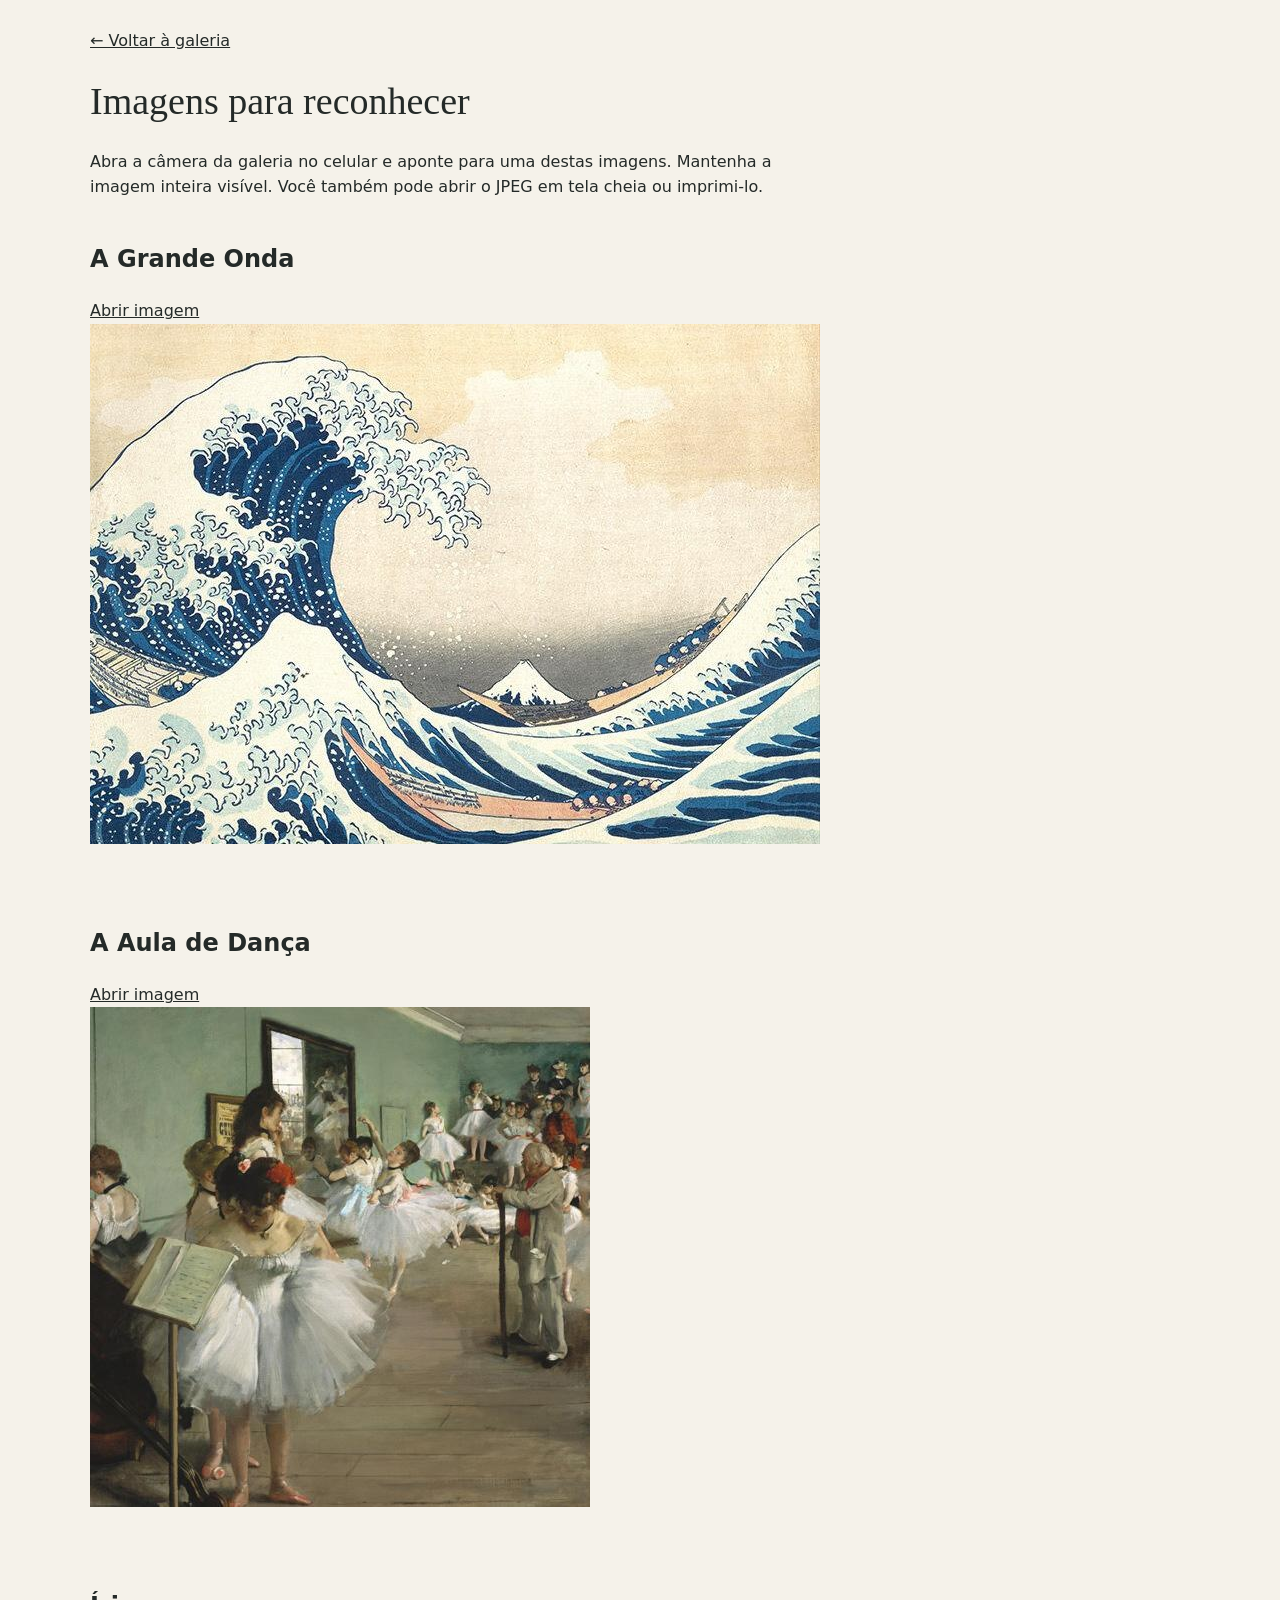
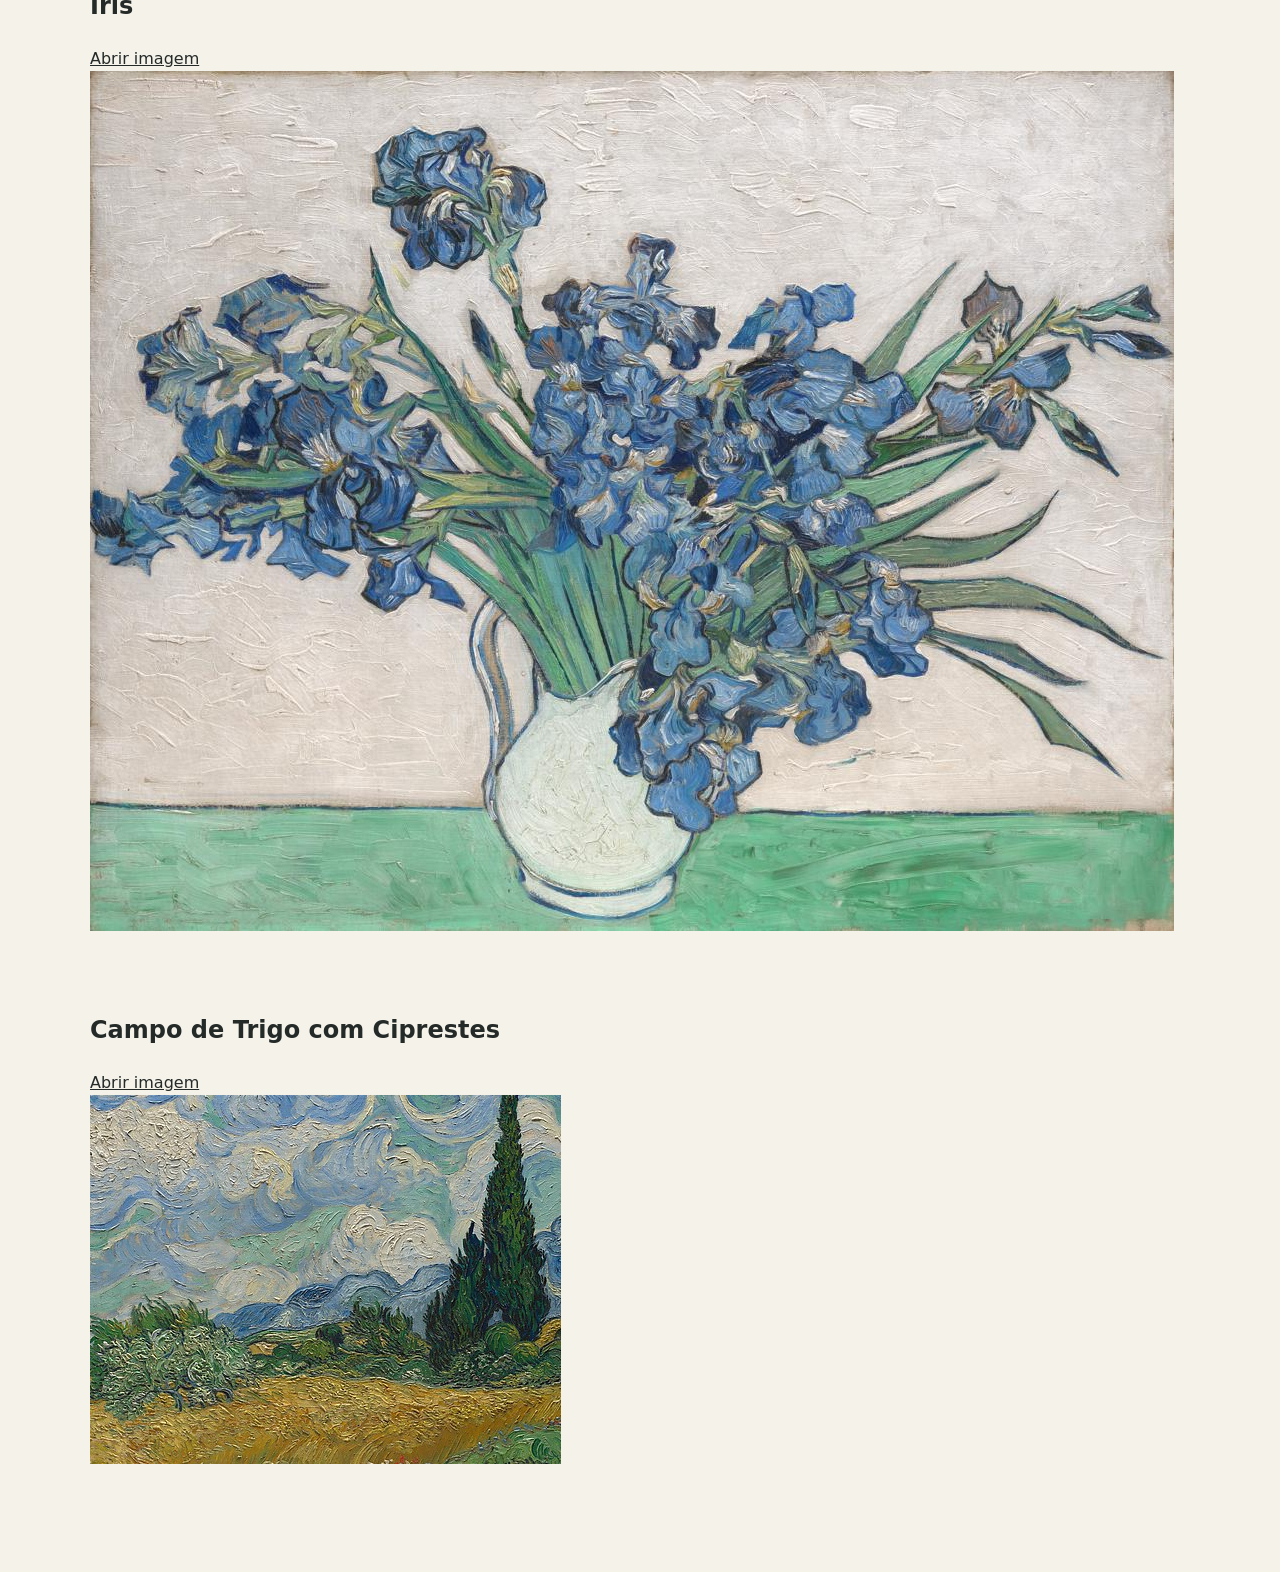
<file: frontend/poc-mindar/estudos/alvos.html>
<!doctype html><html lang="pt-BR"><head><meta charset="utf-8"><meta name="viewport" content="width=device-width,initial-scale=1"><title>Imagens para testar — Anima Art</title><style>body{margin:0;background:#f5f2ea;color:#242a28;font:16px/1.6 system-ui;padding:28px}main{max-width:1100px;margin:auto}h1{font:38px Georgia}section{margin:40px 0 80px}img{max-width:100%;height:auto;display:block;background:white}a{color:inherit}p{max-width:700px}@media print{header,a{display:none}section{break-after:page;margin:0}h2{font:18px Georgia}img{max-height:85vh;max-width:100%}}</style></head><body><main><header><a href="../galeria.html">← Voltar à galeria</a><h1>Imagens para reconhecer</h1><p>Abra a câmera da galeria no celular e aponte para uma destas imagens. Mantenha a imagem inteira visível. Você também pode abrir o JPEG em tela cheia ou imprimi-lo.</p></header><section><h2>A Grande Onda</h2><a href="assets/onda.jpg">Abrir imagem</a><img src="assets/onda.jpg" alt="A Grande Onda"></section><section><h2>A Aula de Dança</h2><a href="assets/danca.jpg">Abrir imagem</a><img src="assets/danca.jpg" alt="A Aula de Dança"></section><section><h2>Íris</h2><a href="assets/iris.jpg">Abrir imagem</a><img src="assets/iris.jpg" alt="Íris"></section><section><h2>Campo de Trigo com Ciprestes</h2><a href="assets/campo.jpg">Abrir imagem</a><img src="assets/campo.jpg" alt="Campo de Trigo com Ciprestes"></section></main></body></html>
</file>
<file: frontend/poc-mindar/museu.css>
/* Identidade do Museu Aurora. A interface da câmera conserva o contraste escuro. */
:root{--museum-paper:#f3f0e8;--museum-ink:#20302e;--museum-muted:#68736b;--museum-line:#d5d8cc;--museum-gold:#d4b378}
body{background:var(--museum-paper)}#app{background:var(--museum-paper);color:var(--museum-ink)}
.museum-header{max-width:1360px;margin:auto;min-height:108px;padding:24px 4%;display:flex;align-items:center;gap:35px;border-bottom:1px solid var(--museum-line)}
.museum-brand{display:flex;align-items:center;gap:13px;background:none;border:0;color:var(--museum-ink);text-align:left;padding:0;flex-shrink:0}
.museum-brand svg{width:34px;height:40px;fill:none;stroke:currentColor;stroke-width:1.4}.museum-brand>span{font:26px Georgia,serif;letter-spacing:3px}.museum-brand small{display:block;font:8px system-ui;letter-spacing:2px;margin-top:5px}
.museum-header nav{display:flex;gap:28px;align-items:center;margin-left:auto}.museum-header nav a,.museum-header nav button{font:12px system-ui;color:#43534b;text-decoration:none;background:none;border:0;padding:10px 0}.museum-header nav a:hover{text-decoration:underline;text-underline-offset:6px}.museum-header nav button{border-bottom:1px solid #889583}
.museum-demo{font-size:9px;color:#657265;padding-left:24px;border-left:1px solid var(--museum-line);white-space:nowrap}.museum-demo span{padding:0 5px}
#landing{display:block;min-height:0;max-width:1360px;margin:auto;padding:0 4%;overflow:visible}#landing:after{display:none}
.museum-location{display:flex;justify-content:space-between;gap:16px;padding:23px 0;font-size:10px;letter-spacing:1.4px;color:#6d796e}.museum-location>span:first-child{font-size:9px;letter-spacing:2px}.museum-location b{font-weight:400;margin:0 12px;color:#9caa98}
.museum-hero{position:relative;display:grid;grid-template-columns:1.12fr 1fr;gap:40px;align-items:center;background:#142e2c;color:#f8f3e8;padding:55px 48px 49px;border-radius:4px;overflow:hidden;background-image:radial-gradient(ellipse at 80% 25%,#2c4d403d,transparent 65%)}
.museum-kicker{display:flex;align-items:center;gap:9px;font-size:8px;letter-spacing:1.7px;color:#d9be8b;margin:0 0 23px}.museum-kicker>span{width:6px;height:6px;border-radius:50%;background:#dcc393}
.museum-hero h1{font:normal clamp(39px,4.7vw,68px)/1.055 Georgia,serif;letter-spacing:-2px;margin:0 0 24px;max-width:620px}.museum-hero h1 em{color:#dfc493;font-weight:normal}
.museum-lead{font-size:13px;line-height:1.8;color:#c2cfc3;max-width:450px;margin:0 0 27px}.museum-cta{display:flex;align-items:center;gap:14px;flex-wrap:wrap}.museum-cta .primary{display:inline-flex;align-items:center;gap:10px;font-size:11px;padding:14px 17px;box-shadow:none;background:#e3c48f;border-color:#e3c48f;border-radius:3px;color:#1a302a;min-height:46px}.museum-cta .primary svg{width:18px;height:18px;fill:none;stroke:currentColor;stroke-width:1.5}.museum-secondary{border:0;border-bottom:1px solid #6d8478;background:none;color:#e3e6da;padding:10px 0;font-size:11px}.museum-secondary:hover{color:#f0d6a6}.museum-camera-note{font-size:9px;line-height:1.8;color:#9fb3a6;margin:17px 0 0}
.museum-hero-art{margin:0;padding:12px 2px 0 10px;position:relative;min-width:0}.museum-art-frame{position:relative;padding:12px;background:#c5b690;box-shadow:14px 16px 0 -1px #1d3a32,14px 16px 0 0 #71836c,27px 29px 0 -1px #19342e,27px 29px 0 0 #4e6758;transform:rotate(-3deg);margin:0 25px 45px 0}.museum-art-frame img{display:block;width:100%;height:auto;aspect-ratio:730/520;object-fit:contain;background:#ede2c7}.museum-ar-badge{position:absolute;left:24px;right:24px;bottom:24px;background:#152f2ced;border:1px solid #b8c8ab80;backdrop-filter:blur(8px);color:#eee7d7;padding:10px 12px;font-size:8px;letter-spacing:1.5px;display:flex;align-items:center;gap:9px}.museum-ar-badge>span{font-size:23px;line-height:1}.museum-hero-art figcaption{display:flex;justify-content:space-between;gap:14px;font-size:8px;color:#b3c5b5;line-height:1.7}.museum-hero-art figcaption>span:first-child{letter-spacing:1px;max-width:155px}.museum-layer-note{font-size:7px;letter-spacing:2px;text-align:center;color:#829c8a;margin-top:19px}
.museum-facts{display:grid;grid-template-columns:repeat(4,1fr);padding:27px 0;border-bottom:1px solid var(--museum-line);gap:20px}.museum-facts>div{display:flex;align-items:center;gap:12px;padding-left:22px;border-left:1px solid var(--museum-line)}.museum-facts>div:first-child{padding-left:0;border-left:0}.museum-facts b{font:29px Georgia,serif;white-space:nowrap}.museum-facts span{font-size:11px;line-height:1.6}.museum-facts small{display:block;font-size:9px;color:var(--museum-muted);margin-top:2px}
.museum-about{display:grid;grid-template-columns:1fr 1.1fr;gap:10%;padding:67px 0;border-bottom:1px solid var(--museum-line);scroll-margin-top:25px}.museum-section-label{color:#6e806c;font-size:9px;letter-spacing:1.9px;margin:0 0 16px}.museum-about h2,.museum-section-heading h2{font:normal clamp(28px,3vw,43px)/1.15 Georgia,serif;letter-spacing:-1px;margin:0}.museum-about>div>p:not(.museum-section-label){font-size:13px;line-height:1.85;margin:0 0 15px;color:#556459}.museum-about strong{font-weight:600;color:#304a3b}.museum-fiction{display:inline-block;font-size:9px;color:#6b776a;padding:9px 12px;background:#e7e9df;border-radius:2px}
.museum-how{padding:55px 0;scroll-margin-top:25px}.museum-section-heading{display:flex;align-items:end;justify-content:space-between;gap:20px;margin-bottom:28px}.museum-section-heading>span{font-size:10px;color:#6e7a6d}.museum-how ol{list-style:none;padding:0;margin:0;display:grid;grid-template-columns:repeat(3,1fr);border:1px solid #d6dace;border-radius:4px}.museum-how li{padding:25px 28px;border-left:1px solid #d6dace}.museum-how li:first-child{border:0}.museum-step{font:italic 29px Georgia;color:#83917d}.museum-how h3{font:22px Georgia;margin:20px 0 12px}.museum-how li p{font-size:12px;line-height:1.8;color:#677263;margin:0}.museum-remote{background:#e6eade;padding:14px 20px;font-size:11px;color:#53644f;border-left:2px solid #8a9a7a;margin:18px 0 0}.museum-remote a{text-underline-offset:3px}
.museum-route{padding:20px 0 60px}.museum-route-link{background:none;border:0;border-bottom:1px solid #85967a;padding:8px 0;font-size:11px;color:#476044}.museum-route-grid{display:grid;grid-template-columns:repeat(4,1fr);gap:20px}.museum-route-grid figure{margin:0}.museum-route-grid img{display:block;width:100%;aspect-ratio:1.2;object-fit:cover;border-radius:2px}.museum-route-grid figcaption{padding-top:16px}.museum-route-grid small{font-size:8px;letter-spacing:1.3px;color:#7d8a73}.museum-route-grid h3{font:21px/1.2 Georgia;margin:9px 0 5px}.museum-route-grid p{font-size:10px;color:#6e7969;margin:0}
.museum-footer{border-top:1px solid var(--museum-line);padding:24px 0 35px;display:flex;justify-content:space-between;align-items:center;gap:25px}.museum-footer>span{font-size:9px;letter-spacing:1.5px}.museum-footer b{font-weight:400;color:#9eaa92;margin:0 10px}.museum-footer p{font-size:9px;color:#78826f;line-height:1.8}.museum-footer a{font-size:10px;text-decoration:none}
#gallery{padding:45px 4% 70px;max-width:1360px;margin:auto;min-height:calc(100dvh - 108px)}.gallery-top{align-items:center}.gallery-top h1{font-size:clamp(35px,4.4vw,60px);color:#25382e;max-width:540px}.gallery-top p{font-size:13px;color:#6d7869}.gallery-top .eyebrow{color:#788768;font-size:9px;letter-spacing:1.8px}.gallery-actions{max-width:465px;justify-content:flex-end;align-items:center}.gallery-actions .primary{box-shadow:none;border-radius:4px;font-size:12px;background:#1d4339;color:#f2ebda;border-color:#1d4339;padding:14px 17px}.gallery-actions .ghost{color:#51634c;background:transparent;border:1px solid #cdd3c4;font-size:11px;border-radius:4px}.museum-technical{width:100%;font-size:10px;color:#78826f;text-align:right}.museum-technical summary{cursor:pointer;padding:5px 0}.museum-technical>div{display:flex;gap:8px;flex-wrap:wrap;justify-content:flex-end;padding:10px;background:#e6e9de;border-radius:4px}.museum-technical #tracking-choice{font-size:10px;border-radius:4px;background:#f3f0e8;color:#344731;border-color:#bcc9b3;padding:8px}.museum-technical #tracking-choice option{background:#f3f0e8}.art-card{background:#fbfaf5;border-color:#d7dacd;border-radius:4px;box-shadow:0 6px 20px #293e2b08}.art-content h2{color:#283e2e}.art-content p{color:#73806d}.art-content small{color:#879473}.art-content button{color:#526d42}.gallery-hint{font-size:11px;color:#718168}.art-card .art-chip{background:#16382de6;color:#eee8d7;border-color:#b7c5a87d}.art-image:after{background:linear-gradient(transparent,#213c3029)}
.message-card{max-height:85dvh;overflow:auto}#message-copy{white-space:pre-line}
@media(min-width:1500px){.museum-hero{padding:70px 55px;gap:55px}.museum-hero h1{font-size:72px}}
@media(max-width:1000px){.museum-demo{display:none}.museum-hero{padding:35px 30px;gap:25px}.museum-hero h1{font-size:45px}.museum-lead{font-size:12px}.museum-cta{gap:10px}.museum-facts{gap:10px}.museum-facts>div{padding-left:12px;gap:8px}.museum-facts b{font-size:24px}.museum-facts span{font-size:10px}.museum-facts small{font-size:8px}.museum-route-grid{gap:14px}.gallery-actions{justify-content:flex-start;max-width:none}.museum-technical{text-align:left}.museum-technical>div{justify-content:flex-start}}
@media(max-width:700px){.museum-header{min-height:90px;padding:18px 5%;gap:16px;flex-wrap:wrap}.museum-brand svg{width:25px;height:31px}.museum-brand>span{font-size:21px}.museum-brand small{font-size:6px;letter-spacing:1.6px}.museum-header nav{gap:15px}.museum-header nav a,.museum-header nav button{font-size:10px}.museum-header nav a:first-child{display:none}#landing{padding:0 5%}.museum-location{padding:17px 0;font-size:8px;letter-spacing:.5px}.museum-location>span:first-child{font-size:7px;letter-spacing:1px}.museum-location b{margin:0 5px}.museum-hero{grid-template-columns:1fr;padding:29px 24px 27px;gap:30px}.museum-kicker{font-size:7px;letter-spacing:1.2px;margin-bottom:19px}.museum-hero h1{font-size:clamp(36px,9vw,49px);letter-spacing:-1.5px;margin-bottom:19px}.museum-lead{font-size:12px;line-height:1.8}.museum-cta{align-items:flex-start;flex-direction:column;gap:12px}.museum-cta .primary{font-size:11px;justify-content:center;max-width:330px;width:100%}.museum-secondary{font-size:11px}.museum-camera-note{font-size:8px}.museum-hero-art{max-width:430px;width:100%;justify-self:center;padding:0 8px 0 0}.museum-art-frame{padding:9px;margin-bottom:37px}.museum-ar-badge{font-size:6px;letter-spacing:.9px;left:16px;right:16px;bottom:16px;padding:8px}.museum-layer-note{display:none}.museum-hero-art figcaption{font-size:7px}.museum-facts{grid-template-columns:1fr 1fr;gap:20px 12px;padding:23px 0}.museum-facts>div:nth-child(3){border:0;padding-left:0}.museum-facts b{font-size:26px}.museum-about{grid-template-columns:1fr;gap:24px;padding:40px 0}.museum-about h2{font-size:34px}.museum-about>div>p:not(.museum-section-label){font-size:12px}.museum-how{padding:38px 0}.museum-section-heading{align-items:start}.museum-section-heading>span{display:none}.museum-section-heading h2{font-size:30px}.museum-how ol{grid-template-columns:1fr}.museum-how li{padding:23px;border-left:0;border-top:1px solid var(--museum-line);display:grid;grid-template-columns:35px 1fr;gap:0 15px}.museum-how h3{margin:3px 0 9px;font-size:21px}.museum-step{grid-row:span 2;font-size:25px}.museum-how li p{grid-column:2;font-size:11px}.museum-remote{font-size:10px;padding:13px}.museum-route{padding:7px 0 35px}.museum-route .museum-section-heading{display:block}.museum-route-link{margin-top:15px}.museum-route-grid{grid-template-columns:1fr 1fr;gap:24px 14px}.museum-route-grid h3{font-size:19px}.museum-route-grid small{font-size:7px}.museum-route-grid p{font-size:9px}.museum-footer{align-items:start;flex-wrap:wrap;padding:23px 0}.museum-footer p{order:3;width:100%;margin:0}.museum-footer>span{font-size:8px}.museum-footer a{font-size:9px}#gallery{padding:30px 5% 45px}.gallery-top h1{font-size:40px}.gallery-actions{gap:10px}.gallery-actions button{flex:none}.gallery-actions .primary{width:100%;order:-1}.gallery-actions .ghost{font-size:11px}.art-image{height:185px}.featured .art-image{height:300px}}
@media(prefers-reduced-motion:reduce){html{scroll-behavior:auto}}
</file>
